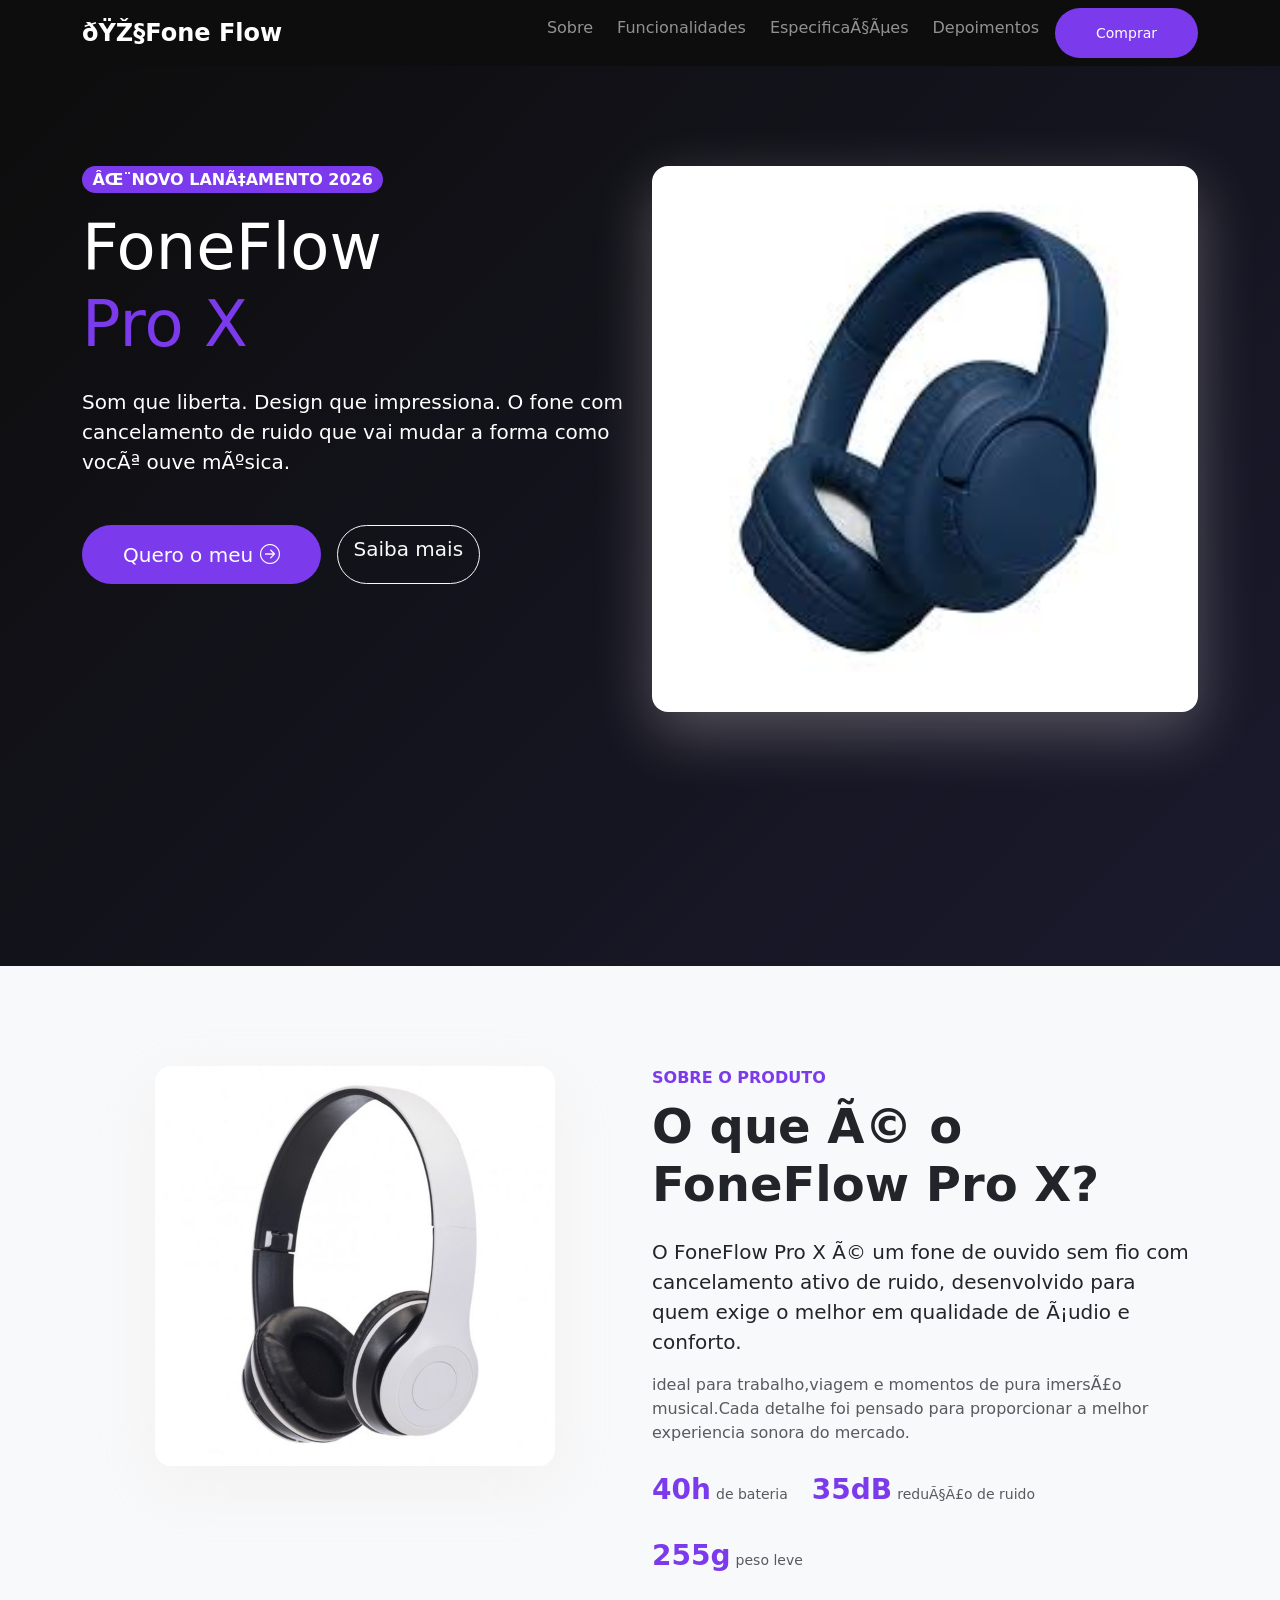
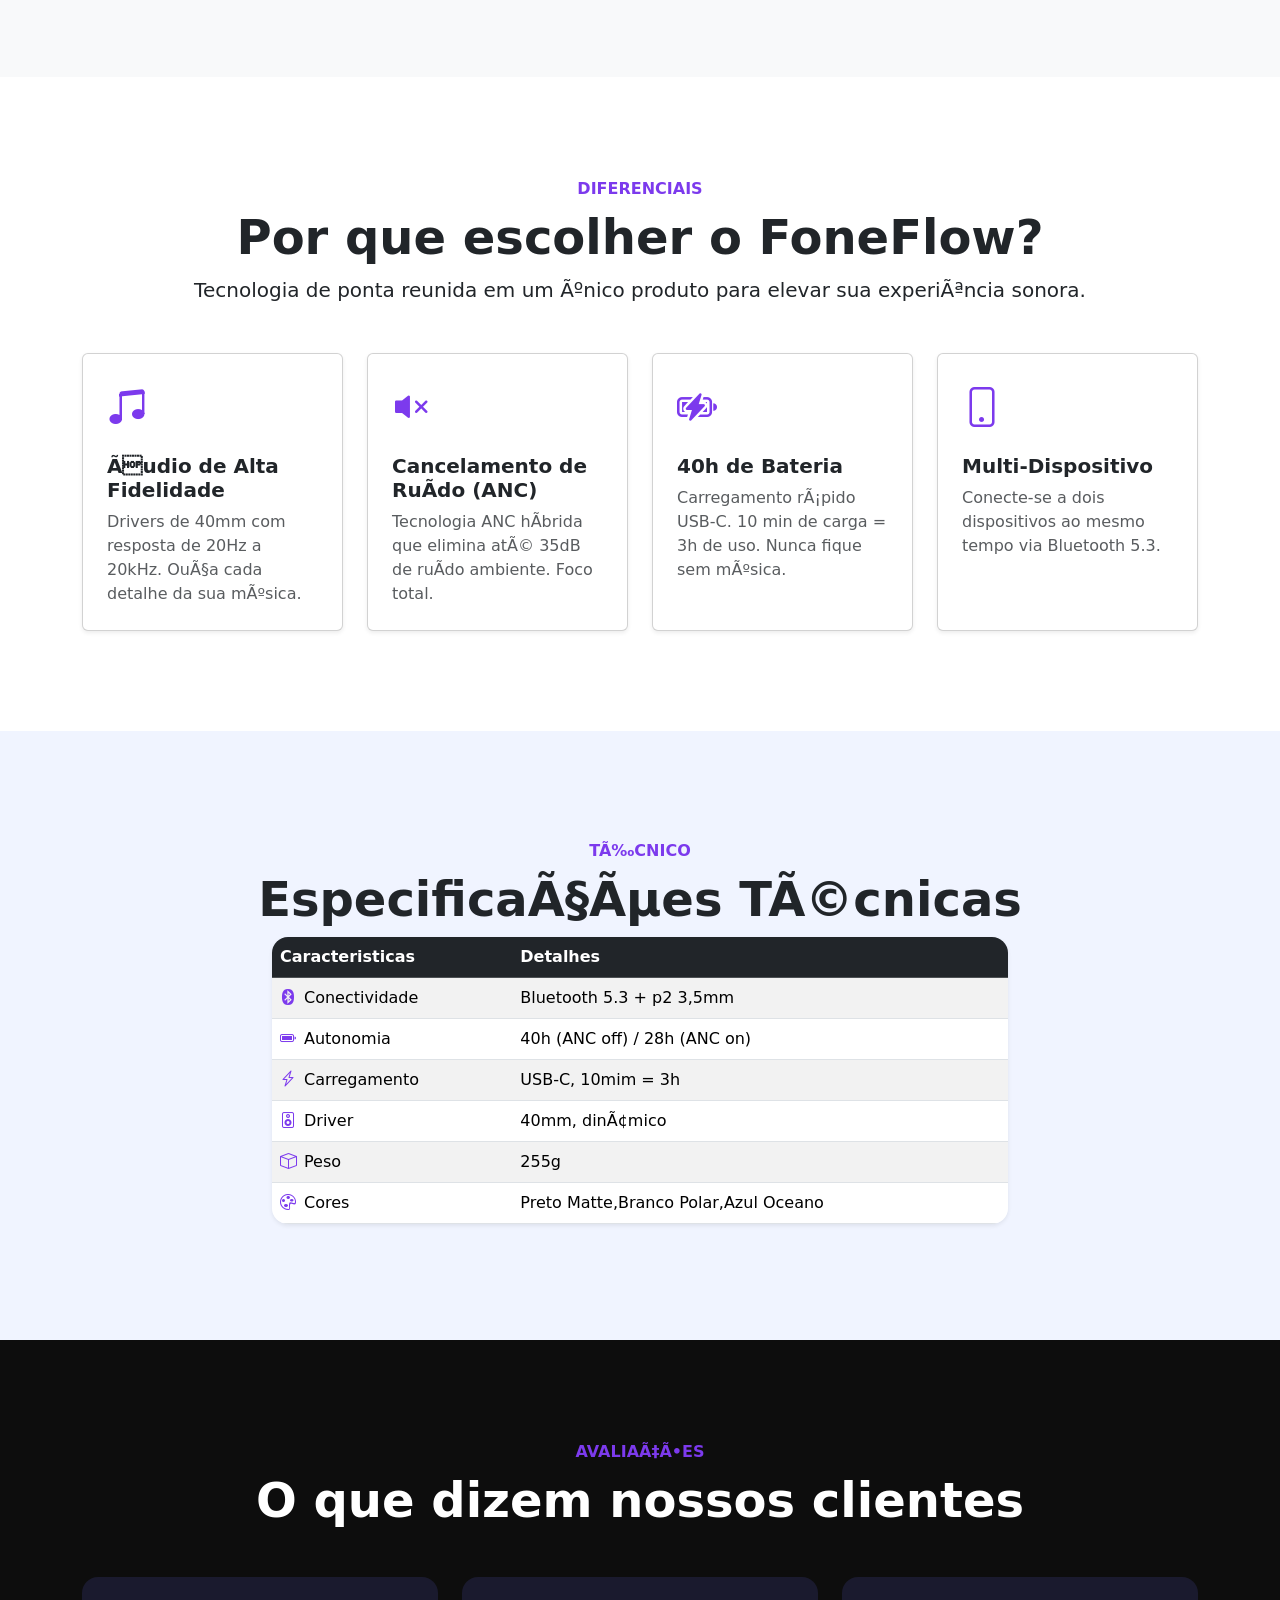
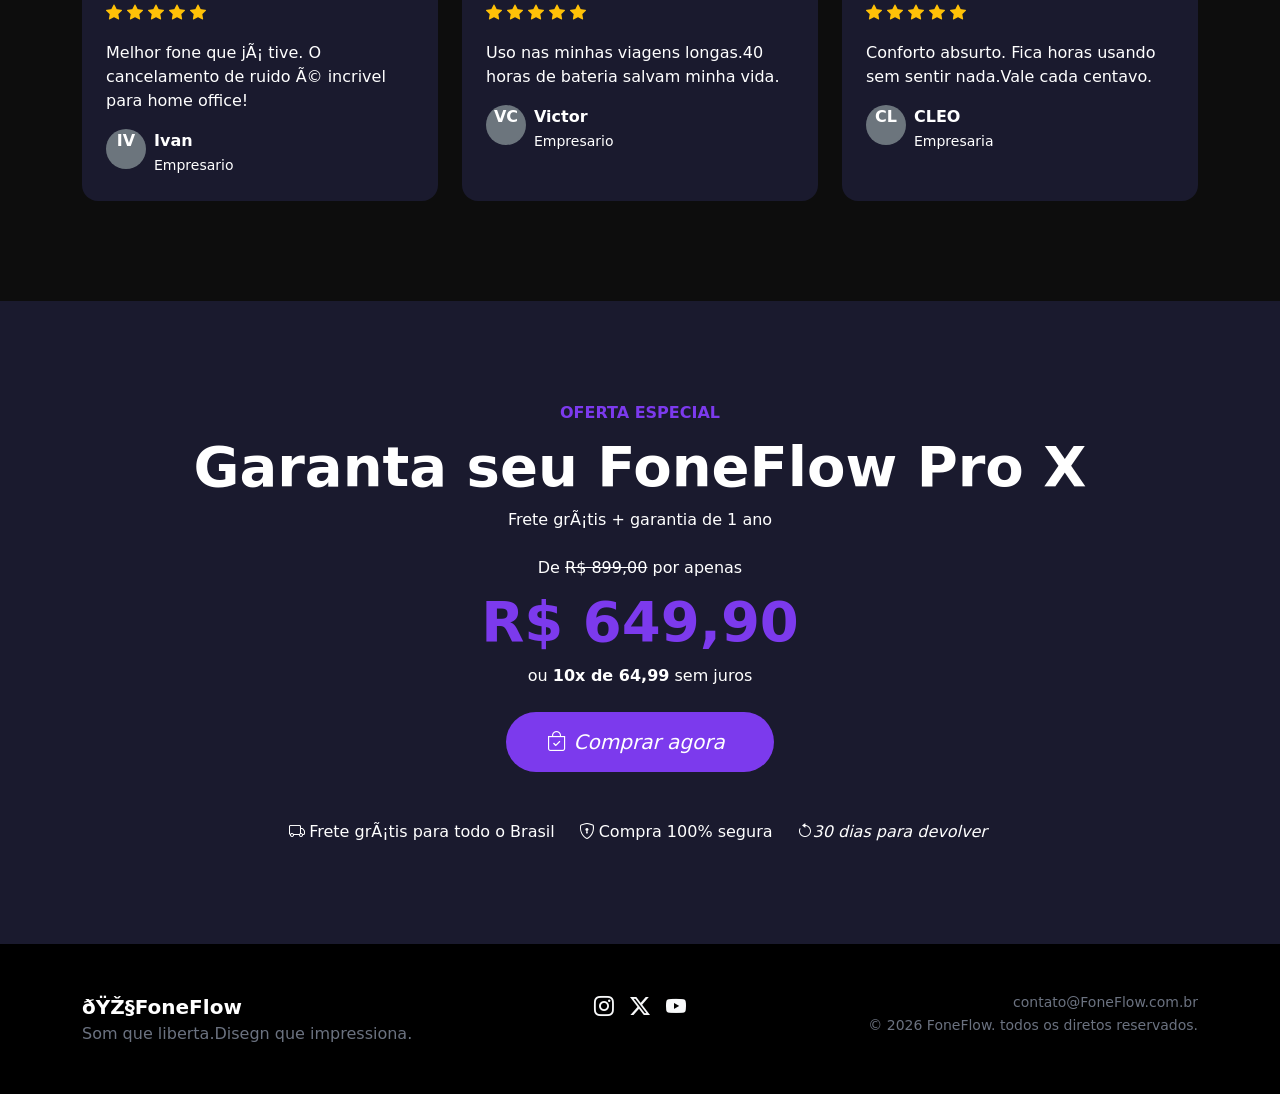
<file: index.html>
<!DOCTYPE html>
<html>
    <head>
        <title> Fone Flow </title>
        <link href="style.css" rel="stylesheet" />
        <link href="https://cdn.jsdelivr.net/npm/bootstrap@5.3.8/dist/css/bootstrap.min.css" rel="stylesheet" integrity="sha384-sRIl4kxILFvY47J16cr9ZwB07vP4J8+LH7qKQnuqkuIAvNWLzeN8tE5YBujZqJLB" crossorigin="anonymous">
        <link rel="stylesheet" href="https://cdn.jsdelivr.net/npm/bootstrap-icons@1.13.1/font/bootstrap-icons.min.css">
    </head>
    <body>
            <nav class="navbar navbar-expand-lg navbar-dark sticky-top">
                <div class="container">
                    <a href="#"class="navbar-brand fw-bold fs-4">🎧Fone Flow</a>
                    <!--- lista desordenada-->
                    <div class="collapse navbar-collapse"id="menuNav">
                        <ul class="navbar-nav ms-auto gap-2">
                            <li class="nav-item">
                                <a class="nav-link" href="#sobre">Sobre</a>
                            </li>
                            <li class="nav-item">
                                <a class="nav-link" href="#funcionalidades">Funcionalidades</a>
                            </li>
                            <li class="nav-item">
                                <a class="nav-link" href="#especificacoes">Especificações</a>
                            </li>
                            <li class="nav-item">
                                <a class="nav-link" href="#depoimentos">Depoimentos</a>
                            </li>
                            <li class="nav-item">
                                <a class="btn btn-cta btn-sm comprar" href="#compras">Comprar</a>
                            </li>
                        </ul>
                    </div>
                </div>
                </nav>
        <section id="hero" class="d-flex alingn-items-center">
            <div class="container">
                <div class="row alingn-items-center gy-5">
                    <div class="col-lg-6 text-center text-lg-start">
                        <span class="badge badge-lancamento mb-3 text-uppercase fw-bold">✨NOVO LANÇAMENTO 2026</span>
                        <h1 class="display-3 fw-black mb-4 hero-titulo">
                            FoneFlow <br/>
                            <span class="hero-titulo-destaque">Pro X</span>
                        </h1>
                        <P class="lead mb-5 hero-subtitulo"> 
                            Som que liberta. Design que impressiona. O fone com cancelamento de ruido que vai mudar a forma como você ouve música.</P>
                        <div class="d-flex gap-3 justify-content-center justify-content-lg-start flex-wrap">
                            <a href="#comprar" class="btn btn-cta btn-lg btn-quero-meu">Quero o meu <i class="bi bi-arrow-right-circle"></i> </a>
                            <a href="funcionalidades" class="btn btn-outline-light btn-lg btn-outline-hero">Saiba mais</a>
                        </div>
                    </div>
                    <div class="col-6 text-center">
                        <img class="img-fluid product-img"
                        src="./img/fone 1.jpg"
                        alt=""
                        width="560"/>
                    </div>
                </div>
            </div>
        </section>
        <section id="sobre">
            <div class="container">
                <div class="row alingn-items-center gy-5">
                    <div class="col-lg-6 text-center">
                        <img class="img-fluid product-img"
                        src="./img/fone 2.jpg"
                         alt="" width="400px">
                    </div>
                    <div class="col-lg-6">
                        <span class="text-uppercase fw-bold secao-label">Sobre o produto</span>
                        <h2 class="display-5 fw-bold mt-2 mb-4">O que é o FoneFlow Pro X?</h2>
                        <P class="lead tex-muted">
                           O FoneFlow Pro X é um fone de ouvido sem fio com cancelamento ativo de ruido,
                           desenvolvido para quem exige o melhor em qualidade de áudio e conforto.
                        </P>
                        <P class="text-muted">
                            ideal para trabalho,viagem e momentos de pura imersão musical.Cada detalhe foi pensado para 
                            proporcionar a melhor experiencia sonora do mercado.
                        </P>
                        <div class="d-flex gap-4 mt-4 flex-wrap">
                            <div class="text-center">
                                <span class="fw-bold fs-3 stat-valor">40h</span>
                                <small class="text-muted">de bateria</small>
                            </div>
                            <div class="text-center">
                                <span class="fw-bold fs-3 stat-valor">35dB</span>
                                <small class="text-muted">redução de ruido</small>
                            </div>
                            <div class="text-center">
                                <span class="fw-bold fs-3 stat-valor">255g</span>
                                <small class="text-muted">peso leve</small>
                            </div>
                        </div>

                    </div>
                </div>
            </div>
        </SEction>
        <section id="funcionalidades">
            <div class="container">
                <div class="text-center mb-5">
                    <span class="fw-bold secao-label">DIFERENCIAIS</span>
                    <H2 class="display-5 fw-bold mt-2"> Por que escolher o FoneFlow?</H2>
                    <p class="lead tex-muted mx-auto texto-descricao">Tecnologia de ponta reunida em um único produto para elevar sua experiência sonora.</p>
                </div>
                <div class="row gy-4">
                    <div class="col-sm-6 col-xl-3">
                        <div class="card feature-card p-4 h-100 shadow-sm">
                            <div class="feature-icon mb-3">
                                <i class="bi bi-music-note-beamed"></i>
                            </div>
                            <h5 class="fw-bold"> Áudio de Alta Fidelidade</h5>
                            <p class="text-muted mb-0">Drivers de 40mm com resposta de 20Hz a 20kHz. Ouça cada detalhe da sua música.</p>
                        </div>
                    </div>
                    <div class="col-sm-6 col-xl-3">
                        <div class="card feature-card p-4 h-100 shadow-sm">
                            <div class="feature-icon mb-3">
                                <i class="bi bi-volume-mute-fill"></i>
                            </div>
                            <h5 class="fw-bold">Cancelamento de Ruído (ANC)</h5>
                            <p class="text-muted mb-0">Tecnologia ANC híbrida que elimina até 35dB de ruído ambiente. Foco total.</p>
                        </div>
                    </div>
                    <div class="col-sm-6 col-xl-3">
                        <div class="card feature-card p-4 h-100 shadow-sm">
                            <div class="feature-icon mb-3">
                                <i class="bi bi-battery-charging"></i>
                            </div>
                            <h5 class="fw-bold">40h de Bateria</h5>
                            <p class="text-muted mb-0">Carregamento rápido USB-C. 10 min de carga = 3h de uso. Nunca fique sem música.</p>
                        </div>
                    </div>
                    <div class="col-sm-6 col-xl-3">
                        <div class="card feature-card p-4 h-100 shadow-sm">
                            <div class="feature-icon mb-3">
                                <i class="bi bi-phone"></i>
                            </div>
                            <h5 class="fw-bold">Multi-Dispositivo</h5>
                            <p class="text-muted mb-0">Conecte-se a dois dispositivos ao mesmo tempo via Bluetooth 5.3.</p>
                        </div>
                    </div>
                </div>
            </div>
        </section>
        <section id="especificacoes">
            <div class="container">
                <div class="text-center mt-2">
                    <span class="fw-bold secao-label">
                    TÉCNICO
                    </span>
                    <h2 class="display-5 fw-bold mt-2">
                        Especificações Técnicas
                    </h2>
                </div>
                <div class="row justify-content-center">
                    <div class="col-lg-8">
                        <table class="table table-striped table-hover rounded-4 overflow-hidden shadow-sm ">
                            <thead class="table-dark">
                                <tr>
                                    <th>Caracteristicas</th>
                                    <th>Detalhes</th>
                                </tr>
                            </thead>
                            <tbody>
                                <tr>
                                    <td><i class="bi bi-bluetooth me-2 spec-icon"></i>Conectividade</td>
                                 <td >Bluetooth 5.3 + p2 3,5mm </td>
                                </tr>
                                <tr>
                                    <td><i class="bi bi-battery-full me-2 spec-icon"></i>Autonomia</td>
                                 <td >40h (ANC off) / 28h (ANC on)</td>
                                </tr>
                                <tr>
                                    <td><i class="bi bi-lightning-charge me-2 spec-icon"></i>Carregamento</td>
                                 <td >USB-C, 10mim = 3h </td>
                                </tr>
                                <tr>
                                    <td><i class="bi bi-speaker me-2 spec-icon"></i>Driver</td>
                                 <td >40mm, dinâmico </td>
                                </tr>
                                <tr>
                                    <td><i class="bi bi-box me-2 spec-icon"></i>Peso</td>
                                 <td >255g</td>
                                </tr>
                                <tr>
                                    <td><i class="bi bi-palette me-2 spec-icon"></i>Cores</td>
                                 <td >Preto Matte,Branco Polar,Azul Oceano </td>
                                </tr>
                            </tbody>
                        </table>
                        
                        
                    </div>
                </div>

            </div>

        </section>
        <section id="depoimentos">
            <div class="container">
                <div class="text-center mb-5">
                    <span class="fw-bold secao-label"> AVALIAÇÕES</span>
                    <h2 class="display-5 fw-bold mt-2">
                        O que dizem nossos clientes
                    </h2>
                </div>
                <div class="row gy-4">
                    <div class="col-md-4">
                        <div class="depoimento-card p-4 h-100">
                            <div class="text-warning mb-3">
                                <i class="bi bi-star-fill"></i>
                                <i class="bi bi-star-fill"></i>
                                <i class="bi bi-star-fill"></i>
                                <i class="bi bi-star-fill"></i>
                                <i class="bi bi-star-fill"></i>
                            </div>
                            <p class="mb-3 depoimento-texto">
                                Melhor fone que já tive. O cancelamento de ruido é incrivel para home office!
                            </p>
                            <div class="d-flex alingn-items-center gap-2">
                                <span class="rounded-circle bg-secondary d-flex alingn-items-center justify-content-center avatar">
                                    IV
                                </span>
                                <div>
                                    <div class="fw-bold text-white"> Ivan</div>
                                    <small class="text-white">Empresario</small>
                                </div>
                            </div>
                        </div>
                    </div>
                    <div class="col-md-4">
                        <div class="depoimento-card p-4 h-100">
                            <div class="text-warning mb-3">
                                <i class="bi bi-star-fill"></i>
                                <i class="bi bi-star-fill"></i>
                                <i class="bi bi-star-fill"></i>
                                <i class="bi bi-star-fill"></i>
                                <i class="bi bi-star-fill"></i>
                            </div>
                            <p class="mb-3 depoimento-texto">
                                Uso nas minhas viagens longas.40 horas de bateria salvam minha vida. 
                            </p>
                            <div class="d-flex alingn-items-center gap-2">
                                <span class="rounded-circle bg-secondary d-flex alingn-items-center justify-content-center avatar">
                                    VC
                                </span>
                                <div>
                                    <div class="fw-bold text-white"> Victor</div>
                                    <small class="text-white">Empresario</small>
                                </div>
                            </div>
                        </div>
                    </div>
                    <div class="col-md-4">
                        <div class="depoimento-card p-4 h-100">
                            <div class="text-warning mb-3">
                                <i class="bi bi-star-fill"></i>
                                <i class="bi bi-star-fill"></i>
                                <i class="bi bi-star-fill"></i>
                                <i class="bi bi-star-fill"></i>
                                <i class="bi bi-star-fill"></i>
                            </div>
                            <p class="mb-3 depoimento-texto">
                                Conforto absurto. Fica horas usando sem sentir nada.Vale cada centavo.
                            </p>
                            <div class="d-flex alingn-items-center gap-2">
                                <span class="rounded-circle bg-secondary d-flex alingn-items-center justify-content-center avatar">
                                    CL
                                </span>
                                <div>
                                    <div class="fw-bold text-white"> CLEO</div>
                                    <small class="text-white">Empresaria</small>
                                </div>
                            </div>
                        </div>
                    </div>
                </div>
            </div>
        </section>
        <section id="comprar">
            <div class="container text-center">
                <span class="fw-bold secao-label">OFERTA ESPECIAL</span>
                <H2 class="display-4 fw-bold my-2">Garanta seu FoneFlow Pro X</H2>
                <P class="mb-4 text-muted-escuro">Frete grátis + garantia de 1 ano</P>
                <div class="d-inline-block mb-4">
                    <div class="text-muted-escuro">De <s>R$ 899,00</s> por apenas</div>
                    <div class="preco-tag"> R$ 649,90</div>
                    <div class="text-muted-escuro">ou <strong>10x de 64,99</strong> sem juros</div>
                </div>
                <div class="mb-5">
                    <a href="#" class="btn btn-cta btn-lg d-block d-sm-inline-block">
                        <i class=" bi bi-bag-check me-2"> Comprar agora</i>
                    </a>
                </div>
                <div class="d-flex justify-content-center flex-wrap gap-4 text-muted-escuro">
                    <span> <i class="bi bi-truck me-1"></i>Frete grátis para todo o Brasil</span>
                    <span> <i class="bi bi-shield-lock me-1"></i>Compra 100% segura</span>
                    <span> <i class="bi bi-arrow-counterclockwise me-1">30 dias para devolver</i></span>
                </div>
            </div>
        </section>
        <footer class="bg-black text-white py-5">
            <div class="container">
                <div class="row gy-4 alingn-items-center">
                    <div class="col-md-4">
                        <div class="fw-bold fs-5">🎧FoneFlow</div>
                        <span class="footer-muted"> Som que liberta.Disegn que impressiona.</span>
                    </div>
                    <div class="col-md-4 text-center">
                        <div class="d-flex justify-content-center gap-3 fs-5">
                            <a href="#" class="link-social"><i class="bi bi-instagram"></i></a>
                            <a href="#" class="link-social"><i class="bi bi-twitter-x"></i></a>
                            <a href="#" class="link-social"><i class="bi bi-youtube"></i></a>
                        </div>
                    </div>
                    <div class="col-md-4 text-md-end">
                        <small class="footer-muted d-block">contato@FoneFlow.com.br</small>
                        <small class="footer-muted">&copy; 2026 FoneFlow. todos os diretos reservados.</small>
                    </div>
                </div>
            </div>
        </footer>
    <script src="https://cdn.jsdelivr.net/npm/bootstrap@5.3.8/dist/js/bootstrap.bundle.min.js" 
    integrity="sha384-FKyoEForCGlyvwx9Hj09JcYn3nv7wiPVlz7YYwJrWVcXK/BmnVDxM+D2scQbITxI" crossorigin="anonymous"></script>
    </body>
</html>
</file>
<file: style.css>
:root {
    --cor-primaria: #7c3aed;
    --cor-fundo-escuro: #0d0d0d;
    --cor-fundo-medio: #1a1a2e;
    --cor-fundo-claro: #f8f9fa;
    --cor-fundo-azul: #f0f4ff;
}

html {
    scroll-behavior: smooth;
}

section {
    padding: 100px 0;
}

.navbar {
    background-color: var(--cor-fundo-escuro);
}
#hero {
    background: linear-gradient(135deg, var(--cor-fundo-escuro),50%, var(--cor-fundo-medio));
    min-height: 100vh;
    color: #fff;
}
.badge-lancamento {
    background-color: var(--cor-primaria);
    font-size: 1rem !important;
    padding: 0.5rem 1rem;
    border-radius: 50px !important;
}

.hero-titulo-destaque{
 color: var(--cor-primaria)
}
.product-img{
    border-radius: 1rem;
    box-shadow: 0 20px 60px rgba(235, 225, 225, 0.3);
}
.btn-outline-hero {
    border-radius: 50px !important;
}
.comprar {
    background-color: var(--cor-primaria) !important;
    border-radius: 50px !important;
    color: #fff !important;
}
.btn-quero-meu {
    background-color: var(--cor-primaria) !important;
    border-radius: 50px !important;
    color: #fff !important;
}

#sobre {
    background-color: var(--cor-fundo-claro);
}
.secao-label{
    color: var(--cor-primaria);
    font-size: 1rem;
}

.stat-valor {
    color: var(--cor-primaria);
}

.feature-card {
    border:none;
    border-radius: 16px;
    transition: transform 0.3s ease, box-shadow 0.3s ease;
}
.feature-card:hover {
    transform: translatey(-6px);
    box-shadow: 0 12px 32px rgba(0,0,0,0.12);

}
.feature-icon {
    font-size: 2.5rem;
    color: var(--cor-primaria);
}

.spec-icon {
    color: var(--cor-primaria);
}

#especificacoes {
    background-color: var(--cor-fundo-azul);
}

.depoimento-card {
    background-color: var(--cor-fundo-medio);
    border-radius: 16px;
    color: #fff;
}
.avatar {
    width: 40px;
    height: 40px;
    font-weight: bold;
    color: #fff;
}
#depoimentos {
    background-color: var(--cor-fundo-escuro);
    color:#fff;
}
#comprar {
    background-color: var(--cor-fundo-medio);
    color: #fff;
}

.btn-cta {
    background-color: var(--cor-primaria)!important;
    color: #fff !important;
    border: none;
    padding: 0.85rem 2.5rem!important;
    border-radius: 50px!important;
}
.link-social {
    color: var(--cor-fundo-claro);
    text-decoration: none;
}
.link-social:hover{
    color: var(--cor-primaria);
}
.footer-muted {
    color: #6b7280;
}
.preco-tag {
    font-size: 3.5rem;
    color: var(--cor-primaria);
    font-weight: 800;
}
</file>
